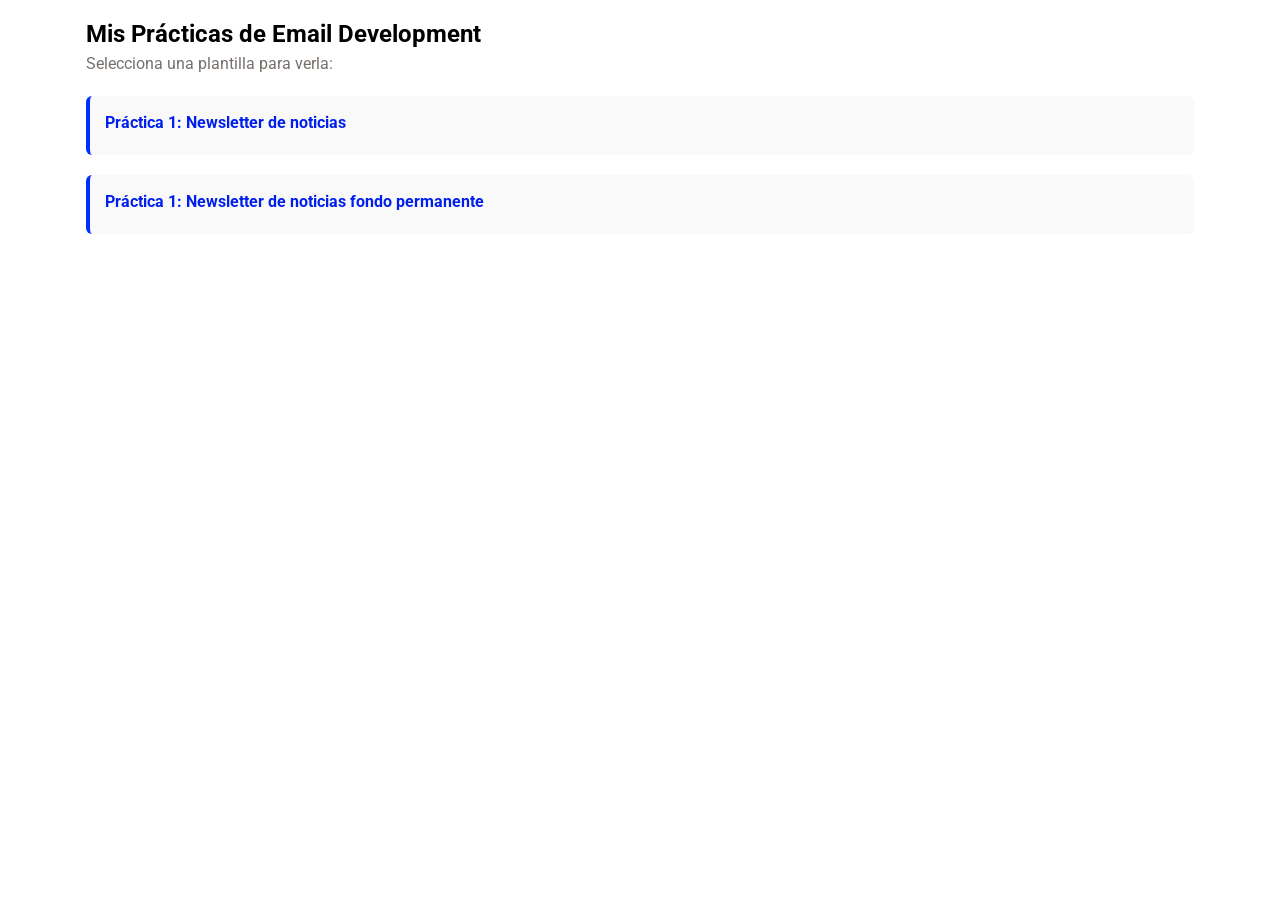
<file: index.html>
<!DOCTYPE html>
<html lang="en">
<head>
    <meta charset="UTF-8">
    <meta name="viewport" content="width=device-width, initial-scale=1.0">
    <title>Portfolio de Email Development</title>
    <link rel="preconnect" href="https://fonts.googleapis.com">
    <link rel="preconnect" href="https://fonts.gstatic.com" crossorigin>
    <link href="https://fonts.googleapis.com/css2?family=Roboto:ital,wght@0,100..900;1,100..900&display=swap" rel="stylesheet">
    <link rel="stylesheet" href="css/style.css">
</head>
<body>
    <section class="container">
        <div class="pt-3 pb-3">
            <h1>Mis Prácticas de Email Development</h1>
            <p>Selecciona una plantilla para verla:</p>
            <ul>
                <li><a href="./noticias1/index.html" target="_blank">Práctica 1: Newsletter de noticias</a></li>
                <li><a href="./noticias2/index.html" target="_blank">Práctica 1: Newsletter de noticias fondo permanente</a></li>
            </ul>   
        </div> 
    </section>
</body>
</html>
</file>
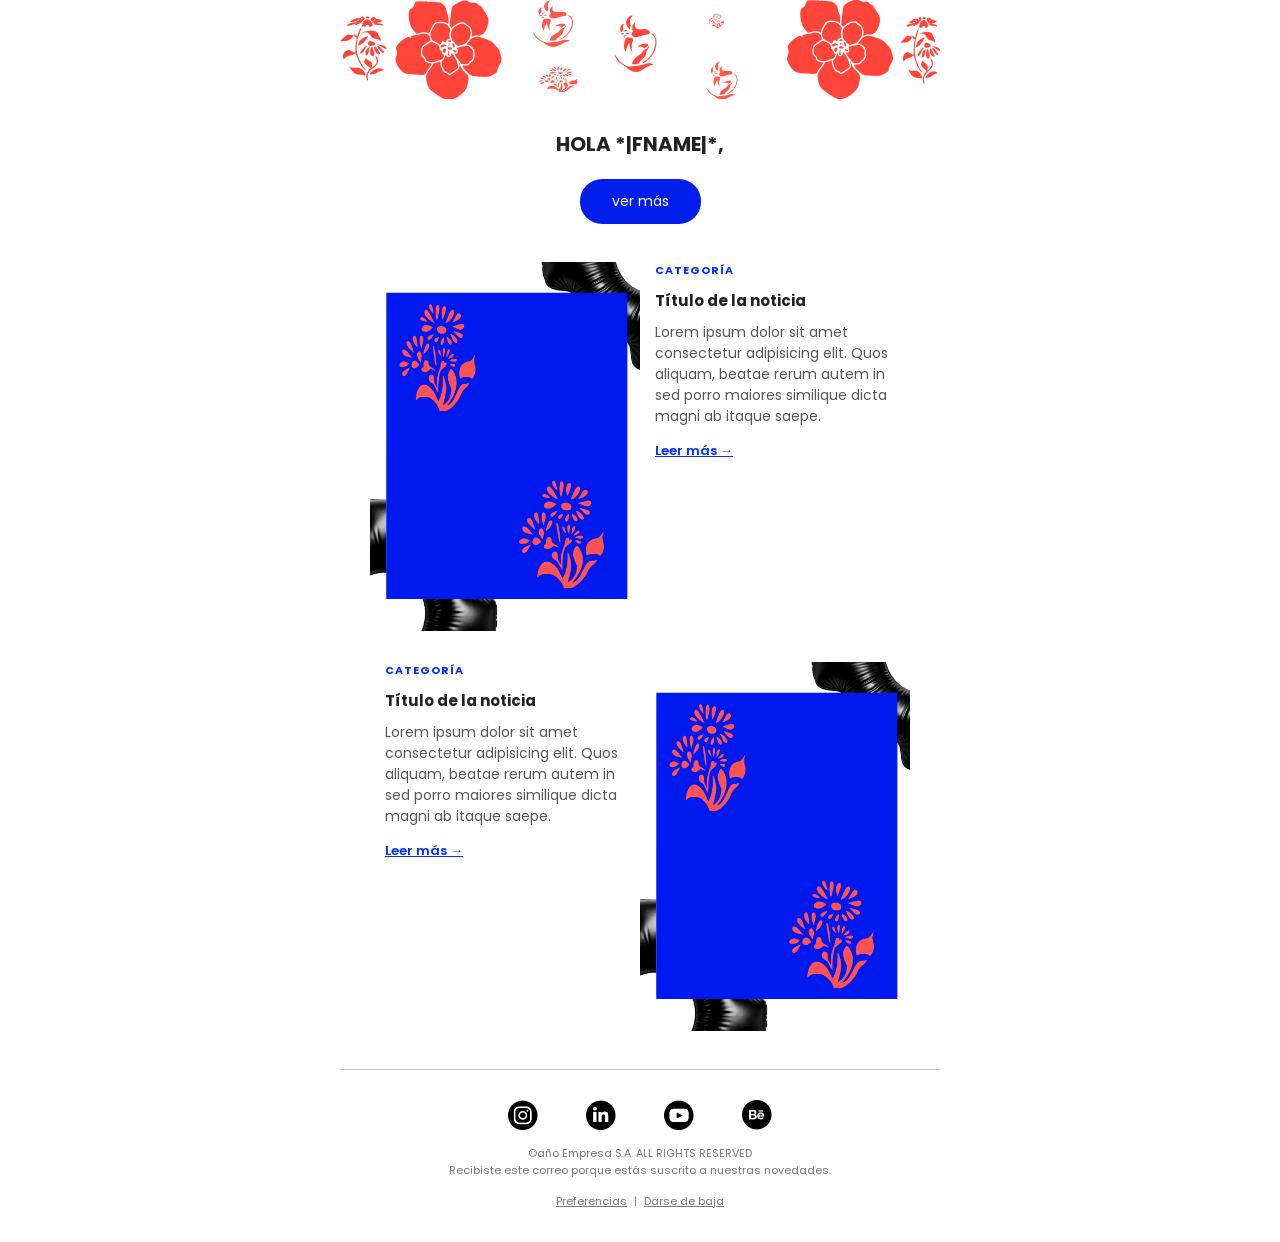
<file: noticias1/index.html>
<!DOCTYPE html>
<html lang="es" xmlns="http://www.w3.org/1999/xhtml" xmlns:v="urn:schemas-microsoft-com:vml" xmlns:o="urn:schemas-microsoft-com:office:office">
    <head>
        <title>titulo</title>
        <meta http-equiv="Content-Type" content="text/html; charset=UTF-8">
        <meta name="viewport" content="width=device-width, initial-scale=1.0">
        <meta http-equiv="X-UA-Compatible" content="IE=edge">
        <meta name="x-apple-disable-message-reformatting">
        <meta name="format-detection" content="telephone=no,address=no,email=no,date=no,url=no">
        <meta name="color-scheme" content="light dark">
        <meta name="supported-color-schemes" content="light dark">

        <!-- Corrección de DPI para Outlook en pantallas de alta resolución / Evita que Outlook reemplace Poppins por Times New Roman -->
        <!--[if mso]>
        <noscript>
            <xml>
                <o:OfficeDocumentSettings>
                    <o:AllowPNG/>
                    <o:PixelsPerInch>96</o:PixelsPerInch>
                </o:OfficeDocumentSettings>
            </xml>
        </noscript>
        <style type="text/css">
            body, table, td, a, p, h1, h2, h3 { font-family: Arial, Helvetica, sans-serif !important; }
        </style>
        <![endif]-->

        <link href="https://fonts.googleapis.com/css2?family=Poppins:wght@400;600;700&display=swap" rel="stylesheet">
        <style type="text/css">
            #outlook a {
            padding: 0;
            }
           body { margin: 0; padding: 0;}

             * { -ms-text-size-adjust: 100%; -webkit-text-size-adjust: 100%; }
            table, td { 
                border-collapse: collapse; 
                mso-table-lspace: 0pt;
                mso-table-rspace: 0pt; 
            }
            img { 
                border: 0;
                height: auto;
                display: block; 
                outline: none; 
                text-decoration: none; 
            }
            a { text-decoration: none; }
            p { margin: 0; padding: 0; display: block; }
            u + #body a { color: inherit; text-decoration: none; font-size: inherit; font-family: inherit; font-weight: inherit; line-height: inherit; }

            body, td, p, a, span, h1, h2, h3 {
            font-family: 'Poppins', Arial, Helvetica, sans-serif;
            }
            
            @media only screen and (min-width: 480px) {
                .column-50 {
                    width: 50% !important;
                    max-width: 50%;
                }
            }
        </style>
    </head>
    <body style="margin:0; padding:0;background-color: #fff;">
        <!-- Preheader: texto de vista previa en la bandeja de entrada (oculto en el correo) -->
        <div style="display:none; font-size:1px; line-height:1px; max-height:0; max-width:0; opacity:0; overflow:hidden; mso-hide:all;">
        Mira las novedades de esta semana.
        <!-- Hack de espacios para limpiar la vista previa -->
        &zwnj;&nbsp;&zwnj;&nbsp;&zwnj;&nbsp;&zwnj;&nbsp;&zwnj;&nbsp;&zwnj;&nbsp;&zwnj;&nbsp;&zwnj;&nbsp;&zwnj;&nbsp;&zwnj;&nbsp;&zwnj;&nbsp;&zwnj;&nbsp;&zwnj;&nbsp;&zwnj;&nbsp;&zwnj;&nbsp;&zwnj;&nbsp;&zwnj;&nbsp;&zwnj;&nbsp;
        </div>
        <div>
        <!-- Contenedor principal -->
            <!--[if mso | IE]>
            <table role="presentation" width="600" align="center" cellpadding="0" cellspacing="0" border="0" style="width:600px;">
            <tr>
            <td>
            <![endif]-->
            <div style="margin:0px auto;max-width:600px;">
                <table role="presentation" border="0" cellpadding="0" cellspacing="0" style="width: 100%;border-collapse:collapse;">
                    <tr>
                        <td align="center" style="width: 600px;">
                            <img src="./images/header.png" width="600" style="display: block;border: 0; outline: none;text-decoration: none; width: 100%;" height="auto" alt="logo" />
                        </td>
                    </tr>
                </table>    
            </div> 
            <!--[if mso | IE]>
            </td>
            </tr>
            </table>
            <![endif]-->

            <!--[if mso | IE]>
            <table role="presentation" width="600" align="center" cellpadding="0" cellspacing="0" border="0" style="width:600px;">
            <tr>
            <td>
            <![endif]-->
            <div style="margin:0px auto;max-width:600px;">
                <table role="presentation" border="0" cellpadding="0" cellspacing="0" style="width: 100%;border-collapse:collapse;">
                    <tr>
                        <td align="center" style="padding: 30px 30px 10px 30px;">
                            <h1 style="margin:0; mso-line-height-rule:exactly; font-size:20px; font-weight:700; text-transform:uppercase; color:#222222; text-align:center;font-family: 'Poppins', Arial, Helvetica, sans-serif;">Hola *|FNAME|*,</h1>
                        </td>
                    </tr>
                </table>    
            </div> 
            <!--[if mso | IE]>
            </td>
            </tr>
            </table>
            <![endif]-->

            <!--[if mso | IE]>
            <table role="presentation" width="600" align="center" cellpadding="0" cellspacing="0" border="0" style="width:600px;">
            <tr>
            <td>
            <![endif]-->
            <div style="margin:0px auto;max-width:600px;">
                <table role="presentation" border="0" cellpadding="0" cellspacing="0" style="width: 100%;border-collapse:collapse;">
                    <tr>
                        <td align="center" style="padding: 10px 30px 30px 30px;">
                            <a href="https://www.tudominio.com" target="_blank" style="margin: 0; text-decoration: none;display: inline-block;font-family: 'Poppins', Arial, Helvetica, sans-serif; border-radius: 22px; padding: 12px 32px; font-size: 14px; color: #fff;background-color:#001feb;">ver más</a>
                        </td>
                    </tr>
                </table>    
            </div> 
            <!--[if mso | IE]>
            </td>
            </tr>
            </table>
            <![endif]-->


            <!--[if mso | IE]>
            <table role="presentation" width="600" align="center" cellpadding="0" cellspacing="0" border="0"  style="width:600px;">
            <tr>
            <td>
            <![endif]-->
            <div style="margin:0px auto;max-width:600px;">
                <table role="presentation" border="0" cellpadding="0" cellspacing="0" style="width: 100%;">
                    <tr>
                        <td align="center" style="font-size:0px; padding: 8px 30px 8px 30px;">
                            <!--[if mso | IE]><table role="presentation" border="0" cellpadding="0" cellspacing="0"><tr><td class="" style="vertical-align:top;width:300px;" ><![endif]-->
                            <div class="column-50" style="display:inline-block;vertical-align:top;width:100%;">
                                <table border="0" cellpadding="0" cellspacing="0" role="presentation" style="vertical-align:top;" width="100%">
                                    <tr>
                                    <td align="center" style="padding:0 0 15px 0;">
                                        <table border="0" cellpadding="0" cellspacing="0" role="presentation" style="border-collapse:collapse;">
                                            <tr>
                                            <td>
                                                <img alt="noticias" src="./images/01.png" style="border:0;display:block;outline:none;text-decoration:none;height:auto;width:100%" width="270" height="auto">
                                            </td>
                                            </tr>
                                        </table>
                                    </td>
                                    </tr>                                
                                </table>
                            </div>
                            <!--[if mso | IE]></td><td class="" style="vertical-align:top;width:300px;" ><![endif]-->
                            <div class="column-50" style="display:inline-block;vertical-align:top;width:100%;">
                                <table border="0" cellpadding="0" cellspacing="0" role="presentation" style="vertical-align: bottom;" width="100%">
                                    <tr>
                                    <td align="left" style="font-size:0px;padding-left:15px; padding-bottom: 15px;">
                                        <p style="margin: 0 0 10px 0;font-family: 'Poppins', Arial, Helvetica, sans-serif; font-size:11px; font-weight:700; color:#002fff; text-transform:uppercase; letter-spacing:1px;">Categoría</p>
                                        <p style="font-family: 'Poppins', Arial, Helvetica, sans-serif; font-size:15px; font-weight:700; color:#222222; margin:0 0 10px 0;">Título de la noticia</p>
                                        <p style="font-family: 'Poppins', Arial, Helvetica, sans-serif; font-size:14px; color:#555555; margin:0 0 14px 0;">Lorem ipsum dolor sit amet consectetur adipisicing elit. Quos aliquam, beatae rerum autem in sed porro maiores similique dicta magni ab itaque saepe.</p>
                                        <a href="https://www.tudominio.com" target="_blank" style="margin:0; font-family: 'Poppins', Arial, Helvetica, sans-serif; font-size:13px; font-weight:600; color:#002fff; text-decoration:underline;">Leer más →</a>
                                    </td>
                                    </tr>
                                </table>
                            </div>
                            <!--[if mso | IE]></td></tr></table><![endif]-->
                        </td>                      
                    </tr>
                </table>    
            </div> 
            <!--[if mso | IE]>
            </td>
            </tr>
            </table>
            <![endif]-->
            
            <!--[if mso | IE]>
            <table role="presentation" width="600" align="center" cellpadding="0" cellspacing="0" border="0"  style="width:600px;">
            <tr>
            <td>
            <![endif]-->
            <div style="margin:0px auto;max-width:600px;">
                <table role="presentation" border="0" cellpadding="0" cellspacing="0" style="width: 100%;">
                    <tr>
                        <td align="center" style="font-size:0px; padding: 8px 30px 8px 30px;">
                            <!--[if mso | IE]><table role="presentation" border="0" cellpadding="0" cellspacing="0"><tr><td class="" style="vertical-align:top;width:300px;" ><![endif]-->
                            <div class="column-50" style="display:inline-block;vertical-align:top;width:100%;">
                                <table border="0" cellpadding="0" cellspacing="0" role="presentation" style="vertical-align: bottom;" width="100%">
                                    <tr>
                                    <td align="left" style="font-size:0px;padding-left:15px; padding-bottom: 10px;">
                                        <p style="margin: 0 0 10px 0;font-family: 'Poppins', Arial, Helvetica, sans-serif; font-size:11px; font-weight:700; color:#002fff; text-transform:uppercase; letter-spacing:1px;">Categoría</p>
                                        <p style="font-family: 'Poppins', Arial, Helvetica, sans-serif; font-size:15px; font-weight:700; color:#222222; margin:0 0 10px 0;">Título de la noticia</p>
                                        <p style="font-family: 'Poppins', Arial, Helvetica, sans-serif; font-size:14px; color:#555555; margin:0 0 14px 0;">Lorem ipsum dolor sit amet consectetur adipisicing elit. Quos aliquam, beatae rerum autem in sed porro maiores similique dicta magni ab itaque saepe.</p>
                                        <a href="https://www.tudominio.com" target="_blank" style="margin:0; font-family: 'Poppins', Arial, Helvetica, sans-serif; font-size:13px; font-weight:600; color:#002fff; text-decoration:underline;">Leer más →</a>
                                    </td>
                                    </tr>
                                </table>
                            </div>
                            <!--[if mso | IE]></td>
                            <td class="" style="vertical-align:top;width:300px;" ><![endif]-->
                            <div class="column-50" style="display:inline-block;vertical-align:top;width:100%;">
                                <table border="0" cellpadding="0" cellspacing="0" role="presentation" style="vertical-align:top;" width="100%">
                                    <tr>
                                    <td align="center" style="padding:0 0 15px 0;">
                                        <table border="0" cellpadding="0" cellspacing="0" role="presentation" style="border-collapse:collapse;">
                                            <tr>
                                            <td>
                                                <img alt="noticias" src="./images/01.png" style="border:0;display:block;outline:none;text-decoration:none;height:auto;width:100%" width="270" height="auto">
                                            </td>
                                            </tr>
                                        </table>
                                    </td>
                                    </tr>                                
                                </table>
                            </div>
                            <!--[if mso | IE]></td></tr></table><![endif]-->
                        </td>                      
                    </tr>
                </table>    
            </div> 
            <!--[if mso | IE]>
            </td>
            </tr>
            </table>
            <![endif]-->

            <!--[if mso | IE]>
            <table role="presentation" width="600" align="center" cellpadding="0" cellspacing="0" border="0" style="width:600px;">
            <tr>
            <td>
            <![endif]-->
            <div style="margin:0px auto;max-width:600px;">
                <table role="presentation" border="0" cellpadding="0" cellspacing="0" style="width: 100%;border-collapse:collapse;">
                    <tr>
                        <td align="center">
                           <hr style="border:none;border-top:1px solid #cacaca; margin:15px 0 30px 0">
                        </td>
                    </tr>
                </table>    
            </div> 
            <!--[if mso | IE]>
            </td>
            </tr>
            </table>
            <![endif]-->

            <!--[if mso | IE]>
            <table role="presentation" width="600" align="center" cellpadding="0" cellspacing="0" border="0" style="width:600px;">
            <tr>
            <td>
            <![endif]-->
            <div style="margin:0px auto;max-width:600px;">
                <table role="presentation" border="0" cellpadding="0" cellspacing="0" style="width: 100%;border-collapse:collapse;">
                    <tr>
                        <td align="center">
                            <table role="presentation" border="0" cellpadding="0" cellspacing="0">
                                <tbody><tr>
                                    <td style="padding:0 24px; text-align: center;">
                                        <a href="https://www.instagram.com" target="_blank">
                                            <img src="./images/ins.png" width="30" height="30" alt="Instagram" style="width:30px; height:30px;">
                                        </a>
                                    </td>
                                    <td style="padding:0 24px; text-align: center;">
                                        <a href="https://www.linkedin.com" target="_blank">
                                            <img src="./images/in.png" width="30" height="30" alt="LinkedIn" style="width:30px; height:30px;">
                                        </a>
                                    </td>
                                    <td style="padding:0 24px; text-align: center;">
                                        <a href="https://www.youtube.com" target="_blank">
                                            <img src="./images/ytbe.png" width="30" height="30" alt="YouTube" style="width:30px; height:30px;">
                                        </a>
                                    </td>
                                    <td style="padding:0 24px; text-align: center;">
                                        <a href="https://www.behance.net" target="_blank">
                                            <img src="./images/be.png" width="30" height="30" alt="Behance" style="width:30px; height:30px;">
                                        </a>
                                    </td>
                                </tr>
                            </tbody></table>
                        </td>
                    </tr>
                </table>    
            </div> 
            <!--[if mso | IE]>
            </td>
            </tr>
            </table>
            <![endif]-->

            <!--[if mso | IE]>
            <table role="presentation" width="600" align="center" cellpadding="0" cellspacing="0" border="0" style="width:600px;">
            <tr>
            <td>
            <![endif]-->
            <div style="margin:0px auto;max-width:600px;">
                <table role="presentation" border="0" cellpadding="0" cellspacing="0" style="width: 100%;border-collapse:collapse;">
                    <tr>
                        <td align="center" style="padding: 15px 30px 30px 30px;">
                            <p class="muted" style="margin:0 0 8px 0;font-size:11px; line-height:17px; color:#777777;">
                                ©año Empresa S.A. ALL RIGHTS RESERVED<br>
                                Recibiste este correo porque estás suscrito a nuestras novedades.
                            </p>
                            <a href="https://www.tudominio.com/preferencias" target="_blank" class="muted" style="font-size:11px; color:#777777; text-decoration:underline;">Preferencias</a>
                                <span class="muted" style="font-size:11px; color:#777777;">&nbsp;|&nbsp;</span>
                            <a href="https://www.tudominio.com/baja" target="_blank" class="muted" style="font-size:11px; color:#777777; text-decoration:underline;">Darse de baja</a>
                        </td>
                    </tr>                   
                </table>    
            </div> 
            <!--[if mso | IE]>
            </td>
            </tr>
            </table>
            <![endif]-->




        <!-- / fin Contenedor principal -->
        </div>
    </body>
</html>
</file>
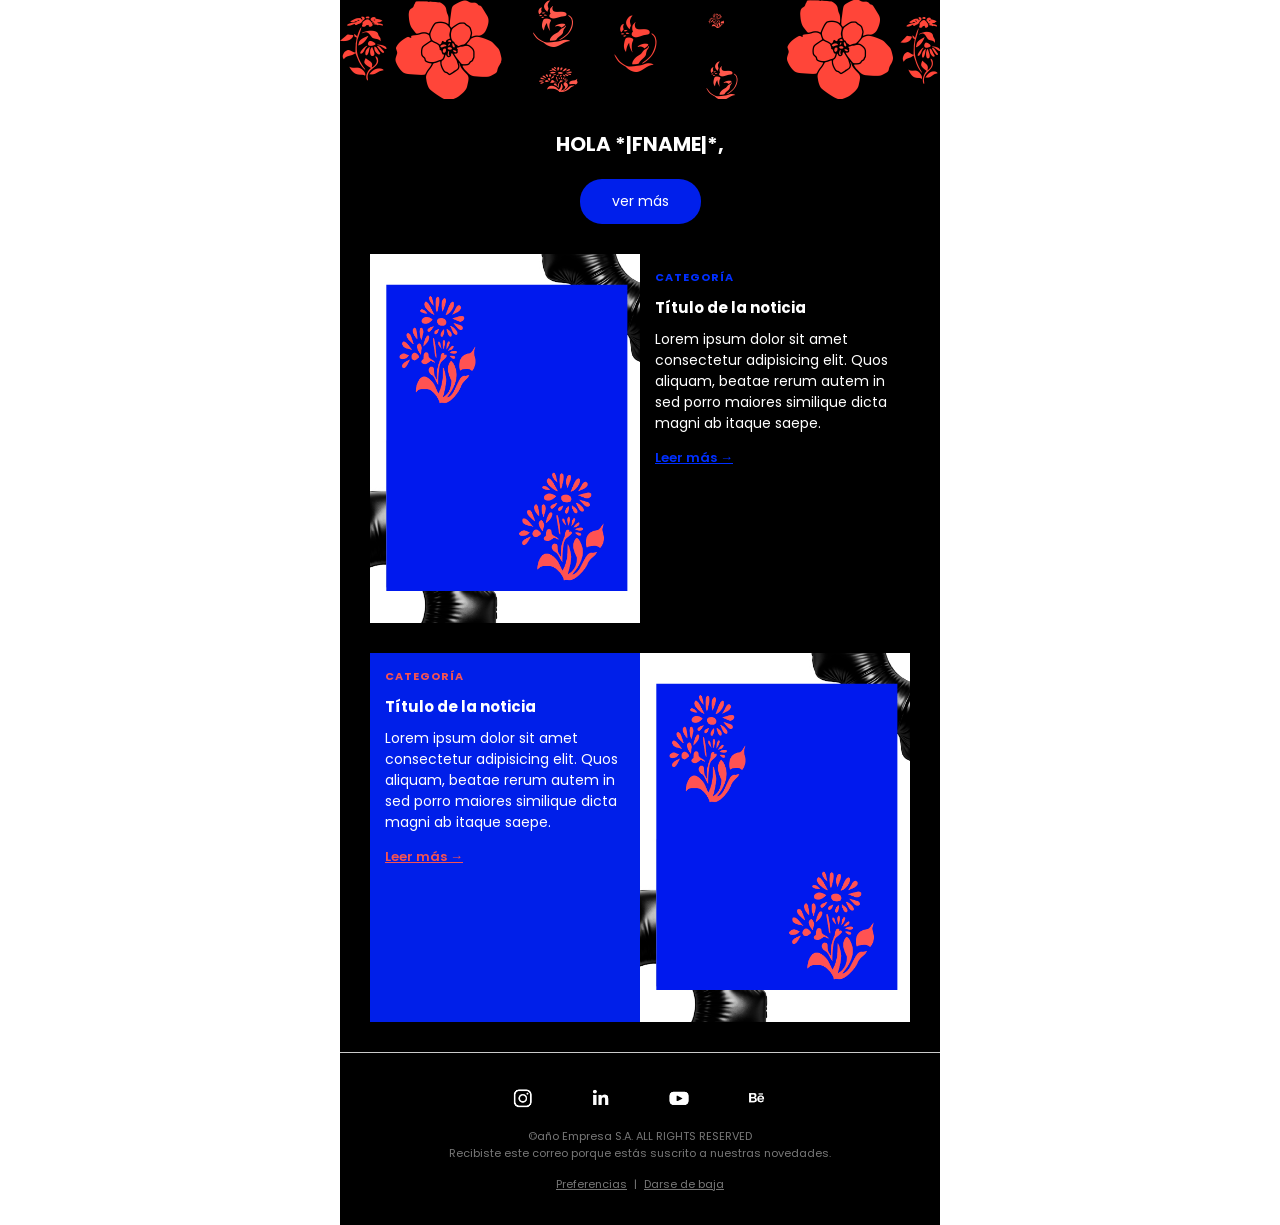
<file: noticias2/index.html>
<!DOCTYPE html>
<html lang="es" xmlns="http://www.w3.org/1999/xhtml" xmlns:v="urn:schemas-microsoft-com:vml" xmlns:o="urn:schemas-microsoft-com:office:office">
    <head>
        <title>titulo</title>
        <meta http-equiv="Content-Type" content="text/html; charset=UTF-8">
        <meta name="viewport" content="width=device-width, initial-scale=1.0">
        <meta http-equiv="X-UA-Compatible" content="IE=edge">
        <meta name="x-apple-disable-message-reformatting">
        <meta name="format-detection" content="telephone=no,address=no,email=no,date=no,url=no">
        <meta name="color-scheme" content="only dark">
        <meta name="supported-color-schemes" content="only dark">

        <!-- Corrección de DPI para Outlook en pantallas de alta resolución / Evita que Outlook reemplace Poppins por Times New Roman -->
        <!--[if mso]>
        <noscript>
            <xml>
                <o:OfficeDocumentSettings>
                    <o:AllowPNG/>
                    <o:PixelsPerInch>96</o:PixelsPerInch>
                </o:OfficeDocumentSettings>
            </xml>
        </noscript>
        <style type="text/css">
            body, table, td, a, p, h1, h2, h3 { font-family: Arial, Helvetica, sans-serif !important; }
        </style>
        <![endif]-->

        <link href="https://fonts.googleapis.com/css2?family=Poppins:wght@400;600;700&display=swap" rel="stylesheet">
        <style type="text/css">
            #outlook a {
            padding: 0;
            }
           body { margin: 0; padding: 0;}

             * { -ms-text-size-adjust: 100%; -webkit-text-size-adjust: 100%; }
            table, td { 
                border-collapse: collapse; 
                mso-table-lspace: 0pt;
                mso-table-rspace: 0pt; 
            }
            img { 
                border: 0;
                height: auto;
                display: block; 
                outline: none; 
                text-decoration: none; 
            }
            a { text-decoration: none; }
            p { margin: 0; padding: 0; display: block; }
            u + #body a { color: inherit; text-decoration: none; font-size: inherit; font-family: inherit; font-weight: inherit; line-height: inherit; }

            body, td, p, a, span, h1, h2, h3 {
            font-family: 'Poppins', Arial, Helvetica, sans-serif;
            }
            
            /* Estilo por defecto para celulares (ancho completo) */
            .column-50 {
                box-sizing: border-box;
                width: 100% !important;
                max-width: 100% !important;
                display: inline-block !important;
            }

            /* Regla para pantallas grandes (Desktop / Tablets de más de 480px) */
            @media only screen and (min-width: 480px) {
                .column-50 {
                    width: 50% !important;
                    max-width: 50% !important;
                }
            }
        </style>
    </head>
    <body style="margin:0; padding:0;background-color: #fff;">
        <!-- Preheader: texto de vista previa en la bandeja de entrada (oculto en el correo) -->
        <div style="display:none; font-size:1px; line-height:1px; max-height:0; max-width:0; opacity:0; overflow:hidden; mso-hide:all;">
        Mira las novedades de esta semana.
        <!-- Hack de espacios para limpiar la vista previa -->
        &zwnj;&nbsp;&zwnj;&nbsp;&zwnj;&nbsp;&zwnj;&nbsp;&zwnj;&nbsp;&zwnj;&nbsp;&zwnj;&nbsp;&zwnj;&nbsp;&zwnj;&nbsp;&zwnj;&nbsp;&zwnj;&nbsp;&zwnj;&nbsp;&zwnj;&nbsp;&zwnj;&nbsp;&zwnj;&nbsp;&zwnj;&nbsp;&zwnj;&nbsp;&zwnj;&nbsp;
        </div>
        <div>
        <!-- Contenedor principal -->
            <!--[if mso | IE]>
            <table role="presentation" width="600" align="center" cellpadding="0" cellspacing="0" border="0" bgcolor="#000000" style="width:600px;background-color: #000000;">
            <tr>
            <td>
            <![endif]-->
            <div style="margin:0px auto;max-width:600px;background-color: #000000;">
                <table role="presentation" border="0" cellpadding="0" cellspacing="0" bgcolor="#000000" style="width: 100%;border-collapse:collapse;background-color: #000000;">
                    <tr>
                        <td align="center" bgcolor="#000000" style="width: 600px;background-color: #000000;">
                            <img src="./images/header.png" width="600" style="display: block;border: 0; outline: none;text-decoration: none; width: 100%;" height="auto" alt="logo" />
                        </td>
                    </tr>
                </table>    
            </div> 
            <!--[if mso | IE]>
            </td>
            </tr>
            </table>
            <![endif]-->

            <!--[if mso | IE]>
            <table role="presentation" width="600" align="center" cellpadding="0" cellspacing="0" border="0" bgcolor="#000000" style="width:600px;background-color: #000000;">
            <tr>
            <td>
            <![endif]-->
            <div style="margin:0px auto;max-width:600px;background-color: #000000;">
                <table role="presentation" border="0" cellpadding="0" cellspacing="0" bgcolor="#000000" style="width: 100%;border-collapse:collapse;background-color: #000000;">
                    <tr>
                        <td align="center" bgcolor="#000000" style="padding: 30px 30px 10px 30px;background-color: #000000;">
                            <h1 style="margin:0; mso-line-height-rule:exactly; font-size:20px; font-weight:700; text-transform:uppercase; color:#fff; text-align:center;font-family: 'Poppins', Arial, Helvetica, sans-serif;">Hola *|FNAME|*,</h1>
                        </td>
                    </tr>
                </table>    
            </div> 
            <!--[if mso | IE]>
            </td>
            </tr>
            </table>
            <![endif]-->

            <!--[if mso | IE]>
            <table role="presentation" width="600" align="center" cellpadding="0" cellspacing="0" border="0" bgcolor="#000000" style="width:600px;background-color: #000000;">
            <tr>
            <td>
            <![endif]-->
            <div style="margin:0px auto;max-width:600px;background-color: #000000;">
                <table role="presentation" border="0" cellpadding="0" cellspacing="0" bgcolor="#000000" style="width: 100%;border-collapse:collapse;background-color: #000000;">
                    <tr>
                        <td align="center" bgcolor="#000000" style="padding: 10px 30px 30px 30px;background-color: #000000;">
                            <a href="https://www.tudominio.com" target="_blank" style="margin: 0; text-decoration: none;display: inline-block;font-family: 'Poppins', Arial, Helvetica, sans-serif; border-radius: 22px; padding: 12px 32px; font-size: 14px; color: #fff;background-color:#001feb;">ver más</a>
                        </td>
                    </tr>
                </table>    
            </div> 
            <!--[if mso | IE]>
            </td>
            </tr>
            </table>
            <![endif]-->


            <!--[if mso | IE]>
            <table role="presentation" width="600" align="center" cellpadding="0" cellspacing="0" border="0"  bgcolor="#000000" style="width:600px;background-color: #000000;">
            <tr>
            <td>
            <![endif]-->
            <div style="margin:0px auto;max-width:600px;background-color: #000000;">
                <table role="presentation" border="0" cellpadding="0" cellspacing="0" bgcolor="#000000" style="width: 100%;background-color: #000000;">
                    <tr>
                        <td align="center" bgcolor="#000000" style="font-size:0px; padding: 0px 30px 15px 30px;background-color: #000000;">
                            <!--[if mso | IE]><table role="presentation" border="0" cellpadding="0" cellspacing="0"><tr><td class="" style="vertical-align:top;width:270px;" ><![endif]-->
                            <div class="column-50" style="display:inline-block;vertical-align:top;width:100%;">
                                <table border="0" cellpadding="0" cellspacing="0" role="presentation" style="vertical-align:top;" width="100%">
                                    <tr>
                                    <td align="center" style="padding:0 0 15px 0;">
                                        <table border="0" cellpadding="0" cellspacing="0" role="presentation" style="border-collapse:collapse;">
                                            <tr>
                                            <td>
                                                <img alt="noticias" src="./images/01.png" style="border:0;display:block;outline:none;text-decoration:none;height:auto;width:100%" width="270" height="auto">
                                            </td>
                                            </tr>
                                        </table>
                                    </td>
                                    </tr>                                
                                </table>
                            </div>
                            <!--[if mso | IE]></td><td class="" style="vertical-align:top;width:270px;" ><![endif]-->
                            <div class="column-50" style="display:inline-block;vertical-align:top;width:100%;">
                                <table border="0" cellpadding="0" cellspacing="0" role="presentation" style="vertical-align: bottom;" width="100%">
                                    <tr>
                                    <td align="left" style="font-size:0px;padding:15px;">
                                        <p style="margin: 0 0 10px 0;font-family: 'Poppins', Arial, Helvetica, sans-serif; font-size:11px; font-weight:700; color:#002fff; text-transform:uppercase; letter-spacing:1px;">Categoría</p>
                                        <p style="font-family: 'Poppins', Arial, Helvetica, sans-serif; font-size:15px; font-weight:700; color:#fff; margin:0 0 10px 0;">Título de la noticia</p>
                                        <p style="font-family: 'Poppins', Arial, Helvetica, sans-serif; font-size:14px; color:#fff; margin:0 0 14px 0;">Lorem ipsum dolor sit amet consectetur adipisicing elit. Quos aliquam, beatae rerum autem in sed porro maiores similique dicta magni ab itaque saepe.</p>
                                        <a href="https://www.tudominio.com" target="_blank" style="margin:0; font-family: 'Poppins', Arial, Helvetica, sans-serif; font-size:13px; font-weight:600; color:#002fff; text-decoration:underline;">Leer más →</a>
                                    </td>
                                    </tr>
                                </table>
                            </div>
                            <!--[if mso | IE]></td></tr></table><![endif]-->
                        </td>                      
                    </tr>
                </table>    
            </div> 
            <!--[if mso | IE]>
            </td>
            </tr>
            </table>
            <![endif]-->
            
            <!--[if mso | IE]>
            <table role="presentation" width="600" align="center" cellpadding="0" cellspacing="0" border="0"  bgcolor="#000000" style="width:600px;background-color: #000000;">
            <tr>
            <td>
            <![endif]-->
            <div style="margin:0px auto;max-width:600px;background-color: #000000;">
                <table role="presentation" border="0" cellpadding="0" cellspacing="0" bgcolor="#000000" style="width: 100%;background-color: #000000;">
                    <tr>
                        <td align="center" bgcolor="#000000" style="font-size:0px; padding: 0 30px 15px 30px;background-color: #000000;">
                            <!--[if mso | IE]>
                            <table role="presentation" width="540" align="center" cellpadding="0" cellspacing="0" border="0"  bgcolor="#001fe9" style="width:540px;background-color:#001fe9;">
                            <tr>
                            <td>
                            <![endif]-->
                            <div style="margin:0px auto;max-width:600px;background-color:#001fe9;">  
                            <table role="presentation" border="0" cellpadding="0" cellspacing="0" bgcolor="#001fe9" style="width: 100%; background-color:#001fe9;">
                                <tr>
                                    <td align="center" bgcolor="#001fe9" style="background-color:#001fe9">
                                        <!--[if mso | IE]><table role="presentation" border="0" cellpadding="0" cellspacing="0"><tr><td class="" style="vertical-align:top;width:270px;" ><![endif]-->
                                        <div class="column-50" style="display:inline-block;vertical-align:top;width:100%;">
                                            <table border="0" cellpadding="0" cellspacing="0" role="presentation" style="vertical-align: bottom;" width="100%">
                                                <tr>
                                                <td align="left" style="font-size:0px;padding:15px;">
                                                    <p style="margin: 0 0 10px 0;font-family: 'Poppins', Arial, Helvetica, sans-serif; font-size:11px; font-weight:700; color:#f45353; text-transform:uppercase; letter-spacing:1px;">Categoría</p>
                                                    <p style="font-family: 'Poppins', Arial, Helvetica, sans-serif; font-size:15px; font-weight:700; color:#fff; margin:0 0 10px 0;">Título de la noticia</p>
                                                    <p style="font-family: 'Poppins', Arial, Helvetica, sans-serif; font-size:14px; color:#fff; margin:0 0 14px 0;">Lorem ipsum dolor sit amet consectetur adipisicing elit. Quos aliquam, beatae rerum autem in sed porro maiores similique dicta magni ab itaque saepe.</p>
                                                    <a href="https://www.tudominio.com" target="_blank" style="margin:0; font-family: 'Poppins', Arial, Helvetica, sans-serif; font-size:13px; font-weight:600; color:#f45353; text-decoration:underline;">Leer más →</a>
                                                </td>
                                                </tr>
                                            </table>
                                        </div>
                                        <!--[if mso | IE]></td>
                                        <td class="" style="vertical-align:top;width:270px;" ><![endif]-->
                                        <div class="column-50" style="display:inline-block;vertical-align:top;width:100%;">
                                            <table border="0" cellpadding="0" cellspacing="0" role="presentation" style="vertical-align:top;" width="100%">
                                                <tr>
                                                <td align="center" style="padding:0;">
                                                    <table border="0" cellpadding="0" cellspacing="0" role="presentation" style="border-collapse:collapse;">
                                                        <tr>
                                                        <td>
                                                            <img alt="noticias" src="./images/01.png" style="border:0;display:block;outline:none;text-decoration:none;height:auto;width:100%" width="270" height="auto">
                                                        </td>
                                                        </tr>
                                                    </table>
                                                </td>
                                                </tr>                                
                                            </table>
                                        </div>
                                        <!--[if mso | IE]></td></tr></table><![endif]-->
                                    </td>
                                </tr>
                            </table>
                            </div>  
                            <!--[if mso | IE]>
                            </td>
                            </tr>
                            </table>
                            <![endif]-->
                        </td>                      
                    </tr>
                </table>    
            </div> 
            <!--[if mso | IE]>
            </td>
            </tr>
            </table>
            <![endif]-->

            <!--[if mso | IE]>
            <table role="presentation" width="600" align="center" cellpadding="0" cellspacing="0" border="0" bgcolor="#000000" style="width:600px;background-color: #000000;">
            <tr>
            <td>
            <![endif]-->
            <div style="margin:0px auto;max-width:600px;background-color: #000000;">
                <table role="presentation" border="0" cellpadding="0" cellspacing="0" bgcolor="#000000" style="width: 100%;border-collapse:collapse;background-color: #000000;">
                    <tr>
                        <td align="center" bgcolor="#000000" style="background-color: #000000;">
                        <hr style="border:none;border-top:1px solid #cacaca; margin:15px 0 30px 0">
                        </td>
                    </tr>
                </table>    
            </div> 
            <!--[if mso | IE]>
            </td>
            </tr>
            </table>
            <![endif]-->

            <!--[if mso | IE]>
            <table role="presentation" width="600" align="center" cellpadding="0" cellspacing="0" border="0" bgcolor="#000000" style="width:600px;background-color: #000000;">
            <tr>
            <td>
            <![endif]-->
            <div style="margin:0px auto;max-width:600px;background-color: #000000;">
                <table role="presentation" border="0" cellpadding="0" cellspacing="0" bgcolor="#000000" style="width: 100%;border-collapse:collapse;background-color: #000000;">
                    <tr>
                        <td align="center" bgcolor="#000000" style="background-color: #000000;">
                            <table role="presentation" border="0" cellpadding="0" cellspacing="0">
                                <tbody><tr>
                                    <td style="padding:0 24px; text-align: center;">
                                        <a href="https://www.instagram.com" target="_blank">
                                            <img src="./images/ins.png" width="30" height="30" alt="Instagram" style="width:30px; height:30px;">
                                        </a>
                                    </td>
                                    <td style="padding:0 24px; text-align: center;">
                                        <a href="https://www.linkedin.com" target="_blank">
                                            <img src="./images/in.png" width="30" height="30" alt="LinkedIn" style="width:30px; height:30px;">
                                        </a>
                                    </td>
                                    <td style="padding:0 24px; text-align: center;">
                                        <a href="https://www.youtube.com" target="_blank">
                                            <img src="./images/ytbe.png" width="30" height="30" alt="YouTube" style="width:30px; height:30px;">
                                        </a>
                                    </td>
                                    <td style="padding:0 24px; text-align: center;">
                                        <a href="https://www.behance.net" target="_blank">
                                            <img src="./images/be.png" width="30" height="30" alt="Behance" style="width:30px; height:30px;">
                                        </a>
                                    </td>
                                </tr>
                            </tbody></table>
                        </td>
                    </tr>
                </table>    
            </div> 
            <!--[if mso | IE]>
            </td>
            </tr>
            </table>
            <![endif]-->

            <!--[if mso | IE]>
            <table role="presentation" width="600" align="center" cellpadding="0" cellspacing="0" border="0" bgcolor="#000000" style="width:600px;background-color: #000000;">
            <tr>
            <td>
            <![endif]-->
            <div style="margin:0px auto;max-width:600px;background-color: #000000;">
                <table role="presentation" border="0" cellpadding="0" cellspacing="0" bgcolor="#000000" style="width: 100%;border-collapse:collapse;background-color: #000000;">
                    <tr>
                        <td align="center" bgcolor="#000000" style="padding: 15px 30px 30px 30px;background-color: #000000;">
                            <p class="muted" style="margin:0 0 8px 0; font-size:11px; line-height:17px; color:#777777;">
                                ©año Empresa S.A. ALL RIGHTS RESERVED<br>
                                Recibiste este correo porque estás suscrito a nuestras novedades.
                            </p>
                            <a href="https://www.tudominio.com/preferencias" target="_blank" class="muted" style="font-size:11px; color:#777777; text-decoration:underline;">Preferencias</a>
                                <span class="muted" style="font-size:11px; color:#777777;">&nbsp;|&nbsp;</span>
                            <a href="https://www.tudominio.com/baja" target="_blank" class="muted" style="font-size:11px; color:#777777; text-decoration:underline;">Darse de baja</a>
                        </td>
                    </tr>
                </table>    
            </div> 
            <!--[if mso | IE]>
            </td>
            </tr>
            </table>
            <![endif]-->

        <!-- / fin Contenedor principal -->
        </div>
    </body>
</html>
</file>
<file: css/style.css>
:root{
    --primary-color:#001feb;
    --background-body:#fbf1ef;
    --primary-text:#76706c;
}
*,
*::after,
*::before{
    box-sizing: border-box;
    margin: 0;
}
html{
    scroll-behavior:smooth;
}
body{
    font-family: "Roboto", Arial, sans-serif;
    line-height: 1.5;
    font-size: 16px;
}
img{
    max-width: 100%;
    height: auto;
    display: block;
}
.btn{
    display: inline-block;
    padding: 0.5rem 1rem;
    text-decoration: none;
    font-size: 0.8125rem; 
    border:1px solid #e5828f;
    border-radius: 50px;
    background-color:var(--primary-color);
    font-weight: 400;
    color: #fff;
    /* Sombra sutil por defecto*/
    box-shadow: 0 4px 6px rgba(0, 0, 0, 0.1);

    /* Transición para la sombra al hacer hover 
    transition: all 0.3s ease;*/

     transition:
        filter 0.3s ease,
        transform 0.3s ease;
}
.text-center{text-align: center;}
.btn:hover{
 filter:brightness(0.9);
    transform:translateY(-2px);
 
}

h1,h2,h3,h4,h5,h6,ul,li{margin: 0; padding: 0;}
.ml-1{margin-left: 0.25rem;}
.ml-2{margin-left:0.5rem;}
.ml-3{margin-left: 1rem;}
.ml-4{margin-left: 1.5rem;}
.ml-5{margin-left: 3rem;}
.mr-1{margin-right: 0.25rem;}
.mr-2{margin-right:0.5rem;}
.mr-3{margin-right: 1rem;}
.mr-4{margin-right: 1.5rem;}
.mr-5{margin-right: 3rem;}
.mt-1{margin-top: 0.25rem;}
.mt-2{margin-top:0.5rem;}
.mt-3{margin-top: 1rem;}
.mt-4{margin-top: 1.5rem;}
.mt-5{margin-top: 3rem;}
.mb-1{margin-bottom: 0.25rem;}
.mb-2{margin-bottom:0.5rem;}
.mb-3{margin-bottom: 1rem;}
.mb-4{margin-bottom: 1.5rem;}
.mb-5{margin-bottom: 3rem;}

.pl-1{padding-left: 0.25rem;}
.pl-2{padding-left:0.5rem;}
.pl-3{padding-left: 1rem;}
.pl-4{padding-left: 1.5rem;}
.pl-5{padding-left: 3rem;}
.pr-1{padding-right: 0.25rem;}
.pr-2{padding-right:0.5rem;}
.pr-3{padding-right: 1rem;}
.pr-4{padding-right: 1.5rem;}
.pr-5{padding-right: 3rem;}
.pt-1{padding-top: 0.25rem;}
.pt-2{padding-top:0.5rem;}
.pt-3{padding-top: 1rem;}
.pt-4{padding-top: 1.5rem;}
.pt-5{padding-top: 3rem;}
.pb-1{padding-bottom: 0.25rem;}
.pb-2{padding-bottom:0.5rem;}
.pb-3{padding-bottom: 1rem;}
.pb-4{padding-bottom: 1.5rem;}
.pb-5{padding-bottom: 3rem;}
.container{
    max-width: 100%;
    margin: 0 auto;
    padding: 0 1rem;
}
.container-fluid{
    max-width: 100%;
    margin: 0 auto;
    padding: 0 1rem;
}
.grid{display: grid;gap: 1.5rem;}
.flex{display: flex; align-items: center; justify-content: space-between;}
.text-uppercase{text-transform: uppercase;}

/*header*/
header{
    padding: 1rem 0;
    position: fixed; 
    right: 0;
    top: 0;
    width: 100%;
    z-index: 100;
}
header img{max-height: 50px;}
header nav a{
    display: inline-block;
    font-size: 0.75rem;
    text-decoration: none;
    color: var(--title-text);
    font-weight: 700;
    padding: 0.5rem 1rem;
    position: relative;
}
header nav a:after{
    content: "";
    position: absolute;
    left: 50%;
    bottom: 0;
    width: 60%;
    height: 2px;
    background-color: var(--primary-color);
    transform: translateX(-50%) scaleX(0);
    transform-origin:center;
    transition:0.3s ease;
    z-index: 1;
}

header nav a:hover::after{ transform: translateX(-50%) scaleX(1);}


/*etilos propios*/
p{color:var(--primary-text);}
ul { list-style: none; padding: 0; }
li { margin: 20px 0; background: #f9f9f9; padding: 15px; border-radius: 6px; border-left: 4px solid #002fff; }
a { color: var(--primary-color); text-decoration: none; font-weight: bold; font-size: 16px; display: block; margin-bottom: 5px; }
a:hover { text-decoration: underline; }
.tag { font-size: 12px; background: #e2e6ff; color: var(--primary-color); padding: 3px 8px; border-radius: 4px; font-weight: 600; display: inline-block; }
/******************************responsive*************************/
/*****************************mediasqueryes**********************/

@media (min-width:768px){
     .container{max-width: 720px;}
}

@media (min-width:992px){
    .container{max-width: 960px;}
}
@media (min-width:1200px){
    .container{max-width: 1140px;}
}
@media (min-width:1400px){
    .container{max-width: 1200px;}
}
</file>
